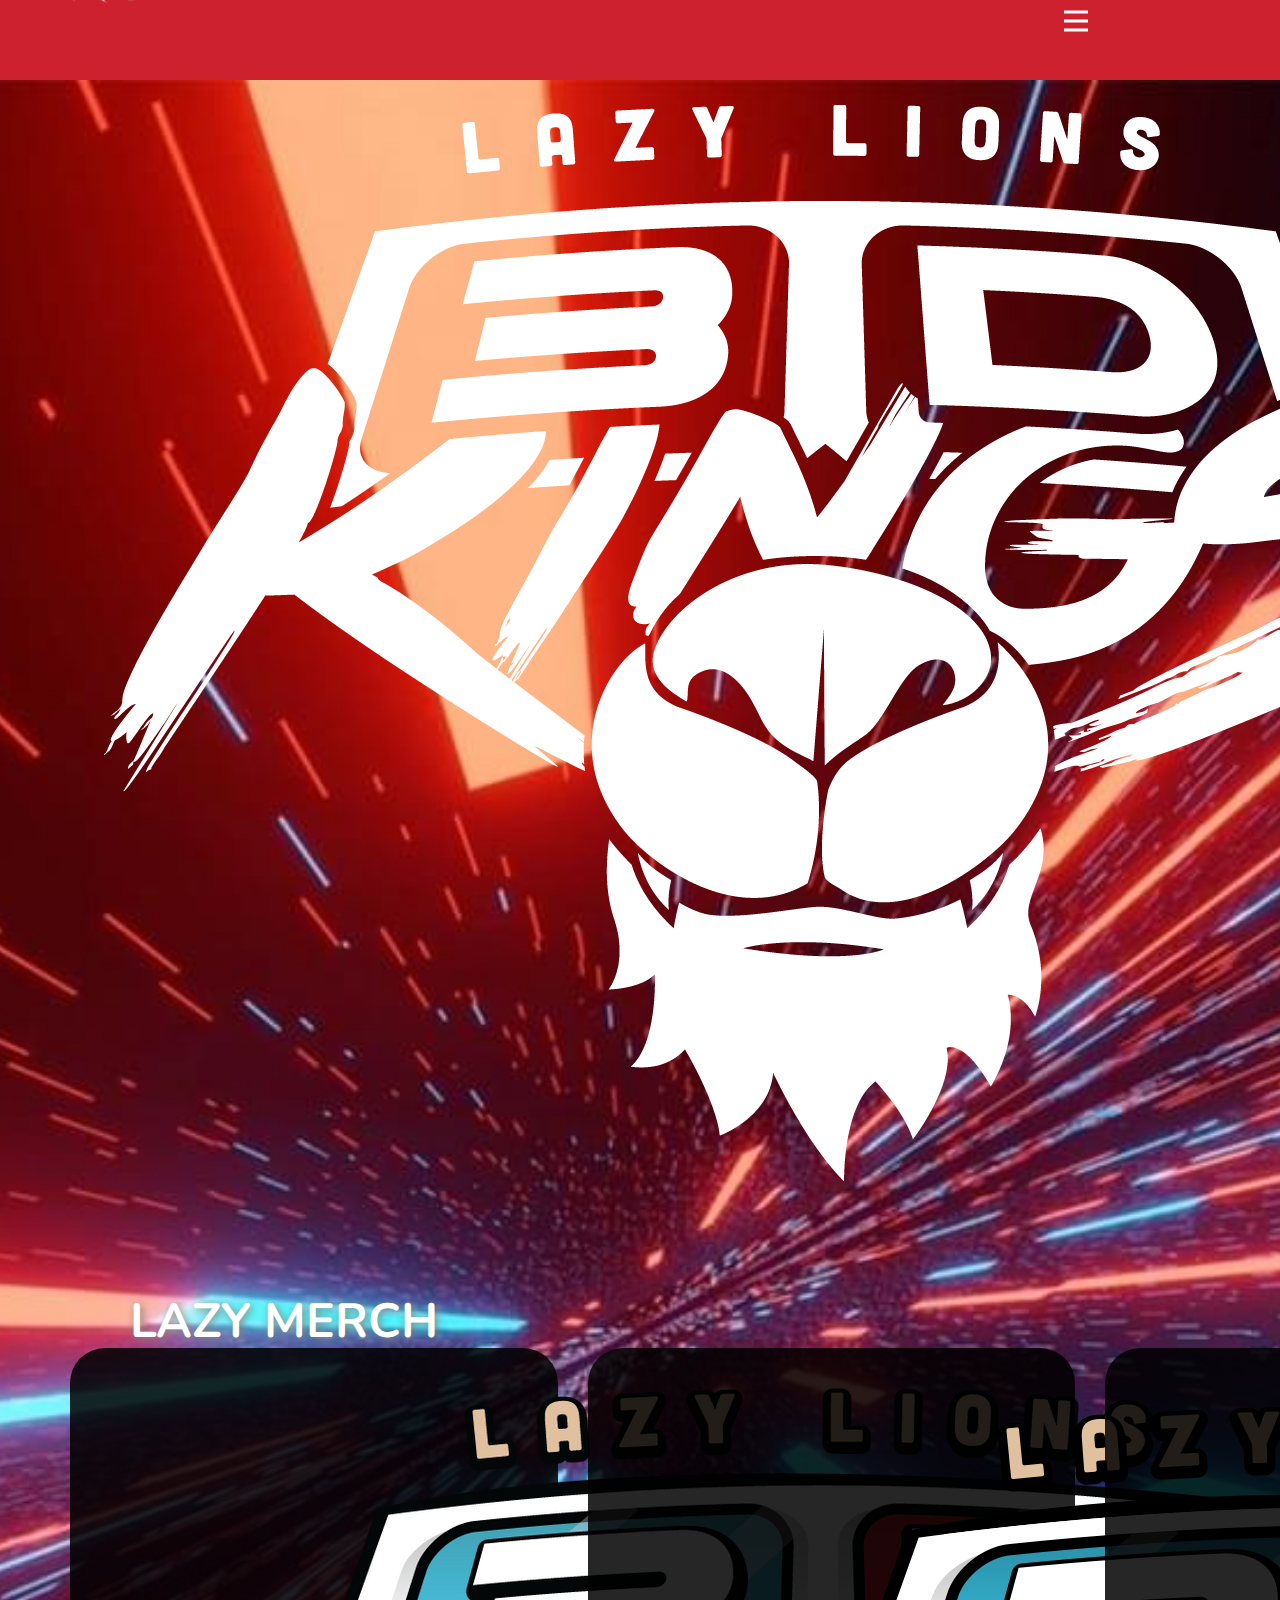
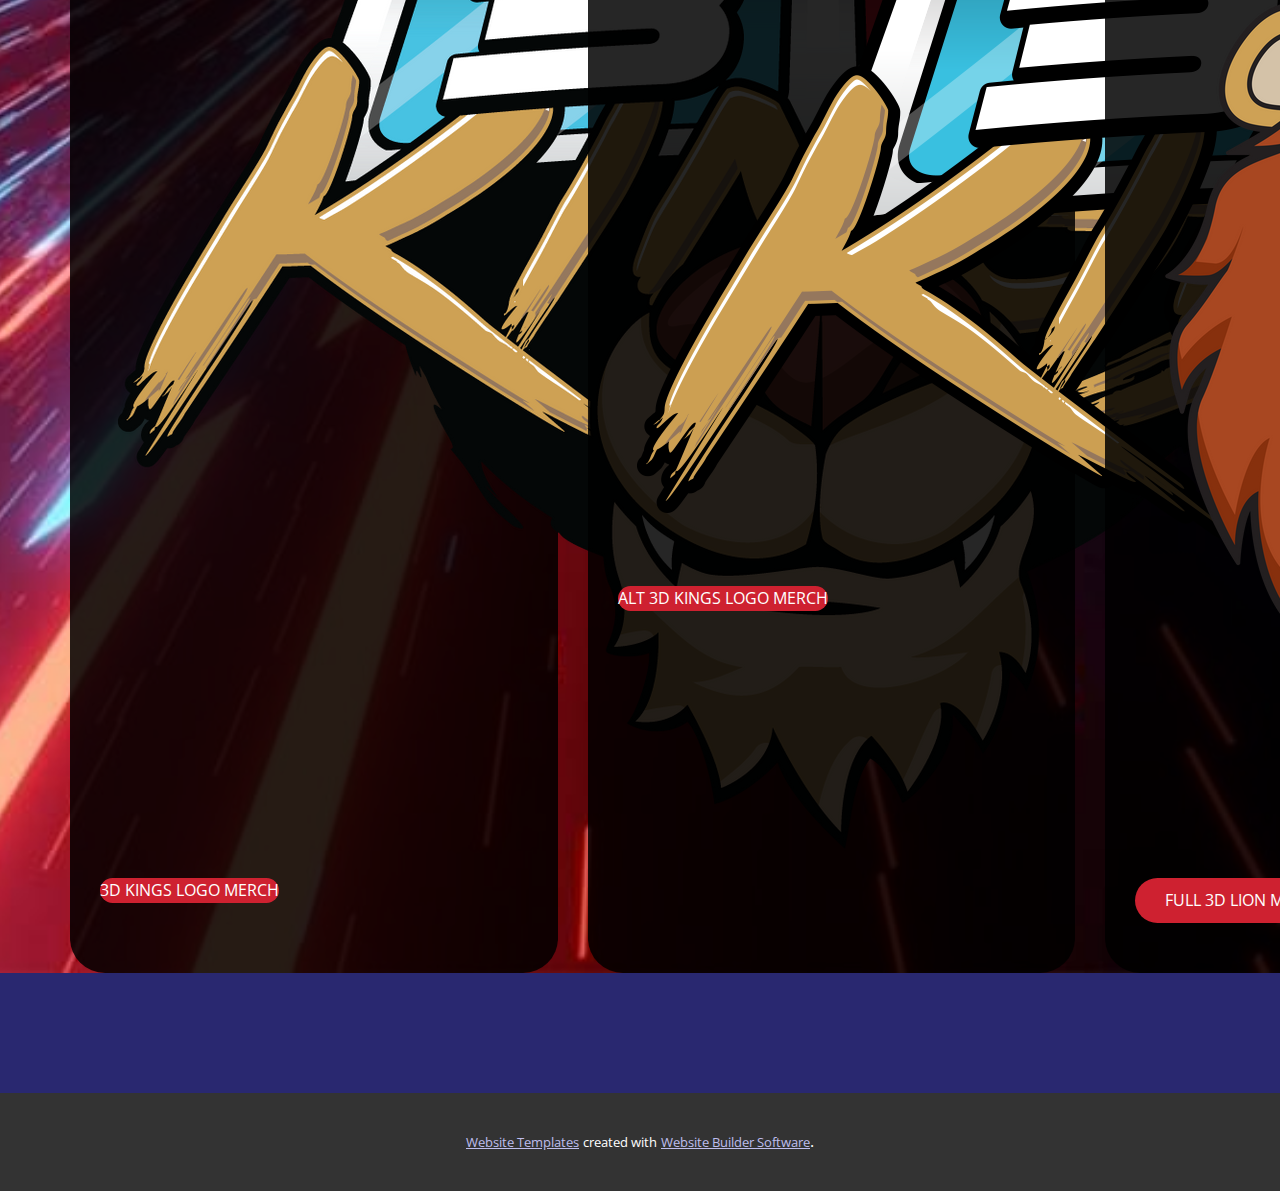
<file: Home-Page-1.html>
<!DOCTYPE html>
<html style="font-size: 16px;"><head>
    <meta name="viewport" content="width=device-width, initial-scale=1.0">
    <meta charset="utf-8">
    <meta name="keywords" content="Life, Live, Music">
    <meta name="description" content="">
    <title>Home Page 1</title>
    <link rel="stylesheet" href="nicepage.css" media="screen">
<link rel="stylesheet" href="Home-Page-1.css" media="screen">
    <script class="u-script" type="text/javascript" src="jquery-1.9.1.min.js" defer=""></script>
    <script class="u-script" type="text/javascript" src="nicepage.js" defer=""></script>
    <meta name="generator" content="Nicepage 4.13.8, nicepage.com">
    <link id="u-theme-google-font" rel="stylesheet" href="https://fonts.googleapis.com/css?family=Roboto:100,100i,300,300i,400,400i,500,500i,700,700i,900,900i|Open+Sans:300,300i,400,400i,500,500i,600,600i,700,700i,800,800i">
    <link id="u-page-google-font" rel="stylesheet" href="https://fonts.googleapis.com/css?family=Nunito:200,200i,300,300i,400,400i,500,500i,600,600i,700,700i,800,800i,900,900i">
    
    
    <script type="application/ld+json">{
		"@context": "http://schema.org",
		"@type": "Organization",
		"name": "",
		"logo": "images/3D-Kings-logo-variation-white.png"
}</script>
    <meta name="theme-color" content="#292870">
    <meta property="og:title" content="Home Page 1">
    <meta property="og:type" content="website">
  </head>
  <body class="u-body u-xl-mode"><header class="u-clearfix u-custom-color-1 u-header u-header" id="sec-a997"><div class="u-clearfix u-sheet u-sheet-1">
        <a href="https://3dkings.io" class="u-image u-logo u-image-1" data-image-width="1463" data-image-height="788" title="Home">
          <img src="images/3D-Kings-logo-variation-white.png" class="u-logo-image u-logo-image-1">
        </a>
        <nav class="u-align-left u-menu u-menu-dropdown u-offcanvas u-menu-1" data-responsive-from="XL">
          <div class="menu-collapse" style="font-size: 1rem; letter-spacing: 0px; font-weight: 700; text-transform: uppercase;" wfd-invisible="true">
            <a class="u-button-style u-custom-active-border-color u-custom-active-color u-custom-border u-custom-border-color u-custom-borders u-custom-hover-border-color u-custom-hover-color u-custom-left-right-menu-spacing u-custom-padding-bottom u-custom-text-active-color u-custom-text-color u-custom-text-hover-color u-custom-top-bottom-menu-spacing u-nav-link u-text-active-palette-1-base u-text-hover-palette-2-base" href="#">
              <svg class="u-svg-link" viewBox="0 0 24 24"><use xlink:href="#menu-hamburger"></use></svg>
              <svg class="u-svg-content" version="1.1" id="menu-hamburger" viewBox="0 0 16 16" x="0px" y="0px" xmlns:xlink="http://www.w3.org/1999/xlink" xmlns="http://www.w3.org/2000/svg"><g><rect y="1" width="16" height="2"></rect><rect y="7" width="16" height="2"></rect><rect y="13" width="16" height="2"></rect>
</g></svg>
            </a>
          </div>
          <div class="u-custom-menu u-nav-container" wfd-invisible="true">
            <ul class="u-nav u-spacing-30 u-unstyled u-nav-1"><li class="u-nav-item"><a class="u-border-2 u-border-active-palette-3-base u-border-hover-white u-border-no-left u-border-no-right u-border-no-top u-border-white u-button-style u-nav-link u-text-active-palette-3-base u-text-body-alt-color u-text-hover-white" href="https://3dkings.io" style="padding: 10px 0px;">Home</a>
</li><li class="u-nav-item"><a class="u-border-2 u-border-active-palette-3-base u-border-hover-white u-border-no-left u-border-no-right u-border-no-top u-border-white u-button-style u-nav-link u-text-active-palette-3-base u-text-body-alt-color u-text-hover-white" style="padding: 10px 0px;">Team</a>
</li></ul>
          </div>
          <div class="u-custom-menu u-nav-container-collapse" wfd-invisible="true">
            <div class="u-black u-container-style u-inner-container-layout u-opacity u-opacity-95 u-sidenav">
              <div class="u-inner-container-layout u-sidenav-overflow">
                <div class="u-menu-close"></div>
                <ul class="u-align-center u-nav u-popupmenu-items u-unstyled u-nav-2"><li class="u-nav-item"><a class="u-button-style u-nav-link" href="https://3dkings.io">Home</a>
</li><li class="u-nav-item"><a class="u-button-style u-nav-link">Team</a>
</li></ul>
              </div>
            </div>
            <div class="u-black u-menu-overlay u-opacity u-opacity-70" wfd-invisible="true"></div>
          </div>
        </nav>
      </div></header>
    <section class="u-align-center u-clearfix u-image u-section-1" id="sec-9b1f" data-image-width="1920" data-image-height="1077">
      <div class="u-clearfix u-sheet u-sheet-1">
        <img class="u-image u-image-contain u-image-default u-image-1" src="images/3D-Kings-main-logo-white.png" alt="" data-image-width="1463" data-image-height="1125">
        <h1 class="u-custom-font u-text u-text-body-alt-color u-text-default u-text-1">LAZY MERCH</h1>
        <div class="u-clearfix u-gutter-30 u-layout-wrap u-layout-wrap-1">
          <div class="u-gutter-0 u-layout">
            <div class="u-layout-row">
              <div class="u-size-60">
                <div class="u-layout-col">
                  <div class="u-size-60">
                    <div class="u-layout-row">
                      <div class="u-black u-container-style u-layout-cell u-left-cell u-opacity u-opacity-85 u-radius-35 u-size-20 u-layout-cell-1">
                        <div class="u-container-layout u-container-layout-1">
                          <img class="u-image u-image-default u-preserve-proportions u-image-2" src="images/3D-Kings-main-logo-fullcolor.png" alt="" data-image-width="1404" data-image-height="1080">
                          <a href="https://www.redbubble.com/shop/ap/114130000" class="u-active-custom-color-1 u-border-none u-btn u-btn-round u-button-style u-custom-color-1 u-custom-font u-hover-feature u-hover-palette-1-base u-radius-50 u-text-active-white u-text-body-alt-color u-text-hover-white u-btn-1" target="_blank"> 3D KINGS LOGO MERCH</a>
                        </div>
                      </div>
                      <div class="u-align-left u-black u-container-style u-layout-cell u-opacity u-opacity-85 u-radius-35 u-size-20 u-layout-cell-2">
                        <div class="u-container-layout u-container-layout-2">
                          <img class="u-image u-image-default u-preserve-proportions u-image-3" src="images/3D-Kings-logo-variation-fullcolor.png" alt="" data-image-width="1463" data-image-height="788">
                          <a href="https://www.redbubble.com/shop/ap/116091634" class="u-active-custom-color-1 u-border-none u-btn u-btn-round u-button-style u-custom-color-1 u-custom-font u-hover-feature u-hover-palette-1-base u-radius-50 u-text-active-white u-text-body-alt-color u-text-hover-white u-btn-2" target="_blank">ALT 3D KINGS LOGO MERCH</a>
                        </div>
                      </div>
                      <div class="u-align-left u-black u-container-style u-layout-cell u-opacity u-opacity-85 u-radius-35 u-size-20 u-layout-cell-3">
                        <div class="u-container-layout u-container-layout-3">
                          <img class="u-image u-image-default u-preserve-proportions u-image-4" src="images/3D-Kings-lion.png" alt="" data-image-width="864" data-image-height="1080">
                          <a href="https://www.redbubble.com/shop/ap/116094530" class="u-active-custom-color-1 u-border-none u-btn u-btn-round u-button-style u-custom-color-1 u-custom-font u-hover-feature u-hover-palette-1-base u-radius-50 u-text-active-white u-text-body-alt-color u-text-hover-white u-btn-3" target="_blank">FULL 3D LION MERCH</a>
                        </div>
                      </div>
                    </div>
                  </div>
                </div>
              </div>
            </div>
          </div>
        </div>
      </div>
      
      
      
    </section>
    
    
    <footer class="u-align-center u-clearfix u-footer u-palette-1-base u-footer" id="sec-6424"><div class="u-align-left u-clearfix u-sheet u-sheet-1"></div></footer>
    <section class="u-backlink u-clearfix u-grey-80">
      <a class="u-link" href="https://nicepage.com/website-templates" target="_blank">
        <span>Website Templates</span>
      </a>
      <p class="u-text">
        <span>created with</span>
      </p>
      <a class="u-link" href="" target="_blank">
        <span>Website Builder Software</span>
      </a>. 
    </section>
  
</body></html>
</file>
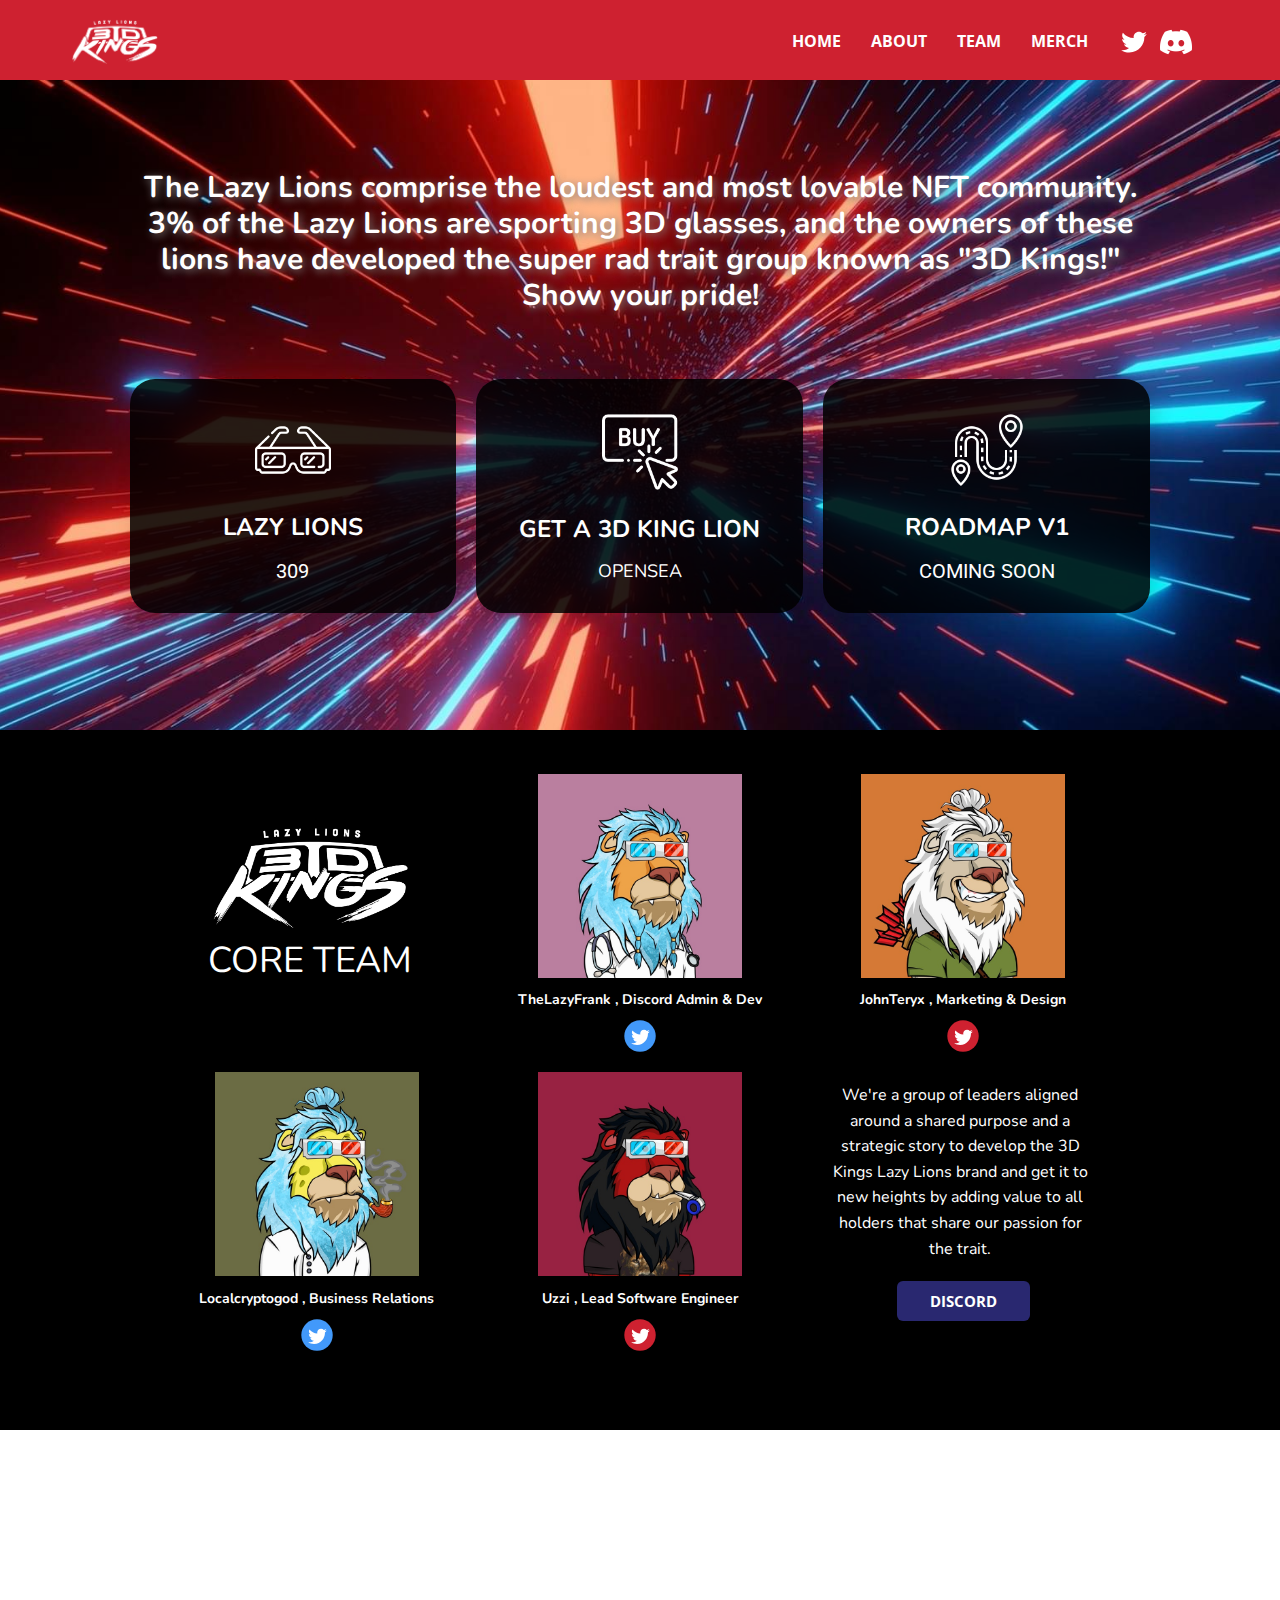
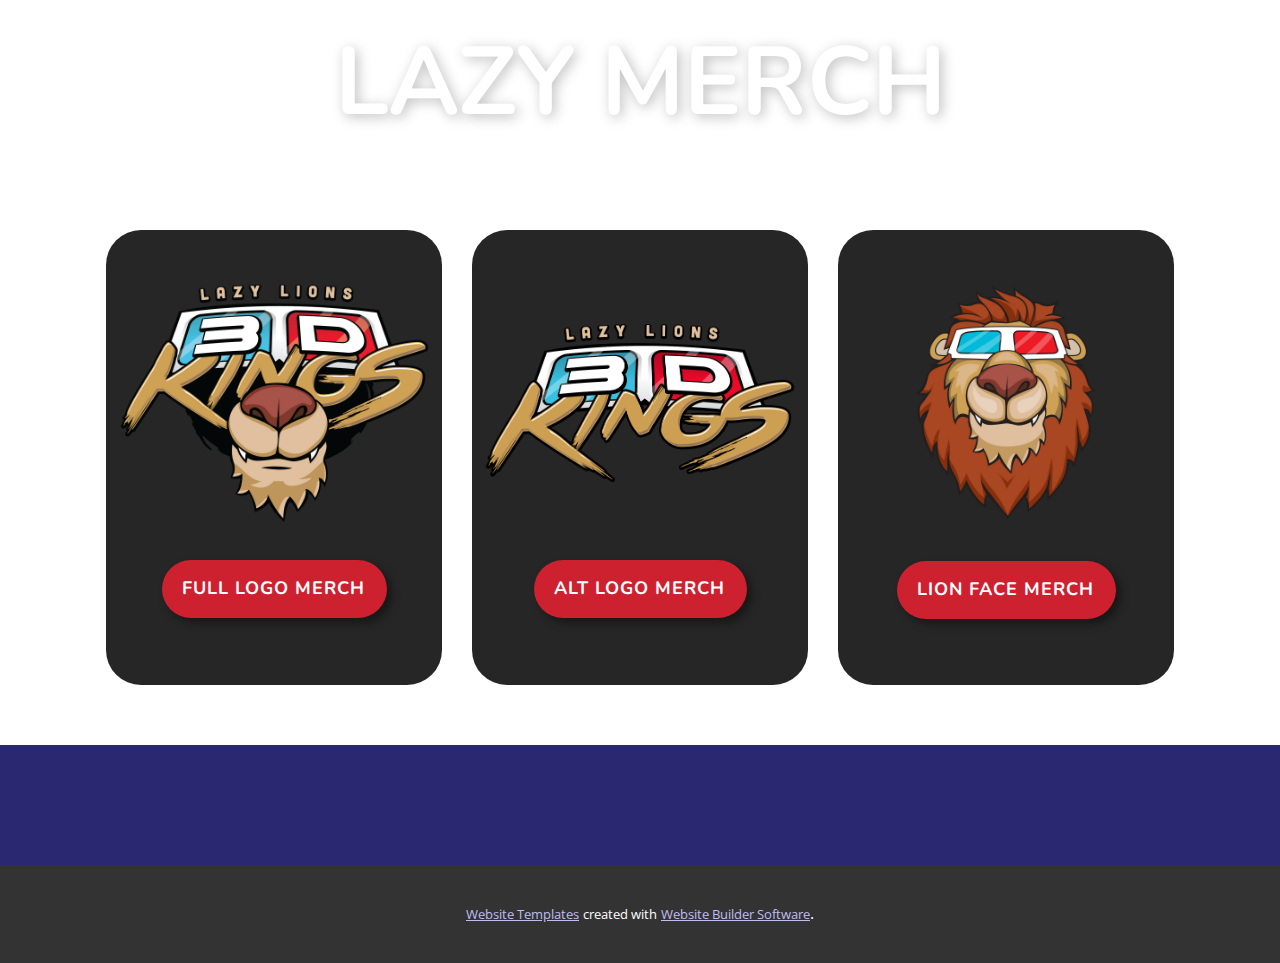
<file: store.html>
<!DOCTYPE html>
<html style="font-size: 16px;"><head>
    <meta name="viewport" content="width=device-width, initial-scale=1.0">
    <meta charset="utf-8">
    <meta name="keywords" content="Life, Live, Music">
    <meta name="description" content="">
    <title>Home Page 1</title>
    <link rel="stylesheet" href="nicepage.css" media="screen">
<link rel="stylesheet" href="Home-Page-1.css" media="screen">
    <script class="u-script" type="text/javascript" src="jquery-1.9.1.min.js" defer=""></script>
    <script class="u-script" type="text/javascript" src="nicepage.js" defer=""></script>
    <meta name="generator" content="Nicepage 4.13.8, nicepage.com">
    <link id="u-theme-google-font" rel="stylesheet" href="https://fonts.googleapis.com/css?family=Roboto:100,100i,300,300i,400,400i,500,500i,700,700i,900,900i|Open+Sans:300,300i,400,400i,500,500i,600,600i,700,700i,800,800i">
    <link id="u-page-google-font" rel="stylesheet" href="https://fonts.googleapis.com/css?family=Roboto:100,100i,300,300i,400,400i,500,500i,700,700i,900,900i|Nunito:200,200i,300,300i,400,400i,500,500i,600,600i,700,700i,800,800i,900,900i">
    
    
    
    
    <script type="application/ld+json">{
		"@context": "http://schema.org",
		"@type": "Organization",
		"name": "",
		"logo": "images/3D-Kings-logo-variation-white.png",
		"sameAs": [
				"https://twitter.com/3DKingsNFT",
				"https://discord.gg/THMWYZ2w"
		]
}</script>
    <meta name="theme-color" content="#292870">
    <meta name="twitter:site" content="@">
    <meta name="twitter:card" content="summary_large_image">
    <meta name="twitter:title" content="Home Page 1">
    <meta name="twitter:description" content="">
    <meta property="og:title" content="Home Page 1">
    <meta property="og:type" content="website">
  </head>
  <body data-home-page="https://website2386952.nicepage.io/Home-Page-1.html?version=b2bcf3d5-f781-4dab-8706-f079f953b857" data-home-page-title="Home Page 1" class="u-body u-xl-mode"><header class="u-clearfix u-custom-color-1 u-header u-header" id="sec-a997"><div class="u-clearfix u-sheet u-sheet-1">
        <nav class="u-hidden-lg u-hidden-xl u-menu u-menu-one-level u-offcanvas u-menu-1">
          <div class="menu-collapse" style="font-size: 1rem; letter-spacing: 0px; font-weight: 700; text-transform: uppercase;">
            <a class="u-button-style u-custom-active-border-color u-custom-active-color u-custom-border u-custom-border-color u-custom-borders u-custom-hover-border-color u-custom-hover-color u-custom-left-right-menu-spacing u-custom-padding-bottom u-custom-text-active-color u-custom-text-color u-custom-text-hover-color u-custom-text-shadow u-custom-text-shadow-blur u-custom-text-shadow-color u-custom-text-shadow-transparency u-custom-text-shadow-x u-custom-text-shadow-y u-custom-top-bottom-menu-spacing u-nav-link" href="#" style="padding: 4px; font-size: calc(1em + 8px);">
              <svg class="u-svg-link" viewBox="0 0 24 24"><use xlink:href="#svg-2d1c"></use></svg>
              <svg class="u-svg-content" version="1.1" id="svg-2d1c" viewBox="0 0 16 16" x="0px" y="0px" xmlns:xlink="http://www.w3.org/1999/xlink" xmlns="http://www.w3.org/2000/svg"><g><rect y="1" width="16" height="2"></rect><rect y="7" width="16" height="2"></rect><rect y="13" width="16" height="2"></rect>
</g></svg>
            </a>
          </div>
          <div class="u-custom-menu u-nav-container">
            <ul class="u-nav u-spacing-30 u-unstyled u-nav-1"><li class="u-nav-item"><a class="u-border-2 u-border-active-white u-border-hover-palette-2-light-3 u-border-no-left u-border-no-right u-border-no-top u-button-style u-nav-link u-text-hover-palette-2-light-3 u-text-white" href="/" style="padding: 10px 0px;">HOME</a>
</li><li class="u-nav-item"><a class="u-border-2 u-border-active-white u-border-hover-palette-2-light-3 u-border-no-left u-border-no-right u-border-no-top u-button-style u-nav-link u-text-hover-palette-2-light-3 u-text-white" href="#" style="padding: 10px 0px;">MERCH</a>
</li><li class="u-nav-item"><a class="u-border-2 u-border-active-white u-border-hover-palette-2-light-3 u-border-no-left u-border-no-right u-border-no-top u-button-style u-nav-link u-text-hover-palette-2-light-3 u-text-white" href="#" style="padding: 10px 0px;">TEAM</a>
</li><li class="u-nav-item"><a class="u-border-2 u-border-active-white u-border-hover-palette-2-light-3 u-border-no-left u-border-no-right u-border-no-top u-button-style u-nav-link u-text-hover-palette-2-light-3 u-text-white" href="https://twitter.com/3DKingsNFT" target="_blank" style="padding: 10px 0px;">TWITTER</a>
</li><li class="u-nav-item"><a class="u-border-2 u-border-active-white u-border-hover-palette-2-light-3 u-border-no-left u-border-no-right u-border-no-top u-button-style u-nav-link u-text-hover-palette-2-light-3 u-text-white" href="https://discord.gg/THMWYZ2w" target="_blank" style="padding: 10px 0px;">DISCORD</a>
</li></ul>
          </div>
          <div class="u-custom-menu u-nav-container-collapse">
            <div class="u-black u-container-style u-inner-container-layout u-opacity u-opacity-95 u-sidenav">
              <div class="u-inner-container-layout u-sidenav-overflow">
                <div class="u-menu-close"></div>
                <ul class="u-align-center u-nav u-popupmenu-items u-unstyled u-nav-2"><li class="u-nav-item"><a class="u-button-style u-nav-link" href="/">HOME</a>
</li><li class="u-nav-item"><a class="u-button-style u-nav-link" href="#">MERCH</a>
</li><li class="u-nav-item"><a class="u-button-style u-nav-link" href="#">TEAM</a>
</li><li class="u-nav-item"><a class="u-button-style u-nav-link" href="https://twitter.com/3DKingsNFT" target="_blank">TWITTER</a>
</li><li class="u-nav-item"><a class="u-button-style u-nav-link" href="https://discord.gg/THMWYZ2w" target="_blank">DISCORD</a>
</li></ul>
              </div>
            </div>
            <div class="u-black u-menu-overlay u-opacity u-opacity-70"></div>
          </div>
        </nav>
        <nav class="u-hidden-md u-hidden-sm u-hidden-xs u-menu u-menu-one-level u-offcanvas u-menu-2">
          <div class="menu-collapse" style="font-size: 1rem; letter-spacing: 0px; font-weight: 700; text-transform: uppercase;">
            <a class="u-button-style u-custom-active-border-color u-custom-active-color u-custom-border u-custom-border-color u-custom-borders u-custom-hover-border-color u-custom-hover-color u-custom-left-right-menu-spacing u-custom-padding-bottom u-custom-text-active-color u-custom-text-color u-custom-text-hover-color u-custom-text-shadow u-custom-text-shadow-blur u-custom-text-shadow-color u-custom-text-shadow-transparency u-custom-text-shadow-x u-custom-text-shadow-y u-custom-top-bottom-menu-spacing u-nav-link" href="#" style="padding: 4px; font-size: calc(1em + 8px);">
              <svg class="u-svg-link" viewBox="0 0 24 24"><use xlink:href="#svg-9549"></use></svg>
              <svg class="u-svg-content" version="1.1" id="svg-9549" viewBox="0 0 16 16" x="0px" y="0px" xmlns:xlink="http://www.w3.org/1999/xlink" xmlns="http://www.w3.org/2000/svg"><g><rect y="1" width="16" height="2"></rect><rect y="7" width="16" height="2"></rect><rect y="13" width="16" height="2"></rect>
</g></svg>
            </a>
          </div>
          <div class="u-custom-menu u-nav-container">
            <ul class="u-nav u-spacing-30 u-unstyled u-nav-3"><li class="u-nav-item"><a class="u-border-2 u-border-active-white u-border-hover-palette-2-light-3 u-border-no-left u-border-no-right u-border-no-top u-button-style u-nav-link u-text-hover-palette-2-light-3 u-text-white" href="/" style="padding: 10px 0px;">HOME</a>
</li><li class="u-nav-item"><a class="u-border-2 u-border-active-white u-border-hover-palette-2-light-3 u-border-no-left u-border-no-right u-border-no-top u-button-style u-nav-link u-text-hover-palette-2-light-3 u-text-white" href="#" style="padding: 10px 0px;">ABOUT</a>
</li><li class="u-nav-item"><a class="u-border-2 u-border-active-white u-border-hover-palette-2-light-3 u-border-no-left u-border-no-right u-border-no-top u-button-style u-nav-link u-text-hover-palette-2-light-3 u-text-white" href="#" style="padding: 10px 0px;">TEAM</a>
</li><li class="u-nav-item"><a class="u-border-2 u-border-active-white u-border-hover-palette-2-light-3 u-border-no-left u-border-no-right u-border-no-top u-button-style u-nav-link u-text-hover-palette-2-light-3 u-text-white" href="#" style="padding: 10px 0px;">MERCH</a>
</li></ul>
          </div>
          <div class="u-custom-menu u-nav-container-collapse">
            <div class="u-black u-container-style u-inner-container-layout u-opacity u-opacity-95 u-sidenav">
              <div class="u-inner-container-layout u-sidenav-overflow">
                <div class="u-menu-close"></div>
                <ul class="u-align-center u-nav u-popupmenu-items u-unstyled u-nav-4"><li class="u-nav-item"><a class="u-button-style u-nav-link" href="/">HOME</a>
</li><li class="u-nav-item"><a class="u-button-style u-nav-link" href="#">ABOUT</a>
</li><li class="u-nav-item"><a class="u-button-style u-nav-link" href="#">TEAM</a>
</li><li class="u-nav-item"><a class="u-button-style u-nav-link" href="#">MERCH</a>
</li></ul>
              </div>
            </div>
            <div class="u-black u-menu-overlay u-opacity u-opacity-70"></div>
          </div>
        </nav>
        <a href="https://3dkings.io" class="u-image u-logo u-image-1" data-image-width="1463" data-image-height="788" title="Home">
          <img src="images/3D-Kings-logo-variation-white.png" class="u-logo-image u-logo-image-1">
        </a>
        <div class="u-social-icons u-spacing-10 u-social-icons-1">
          <a class="u-social-url" title="twitter" target="_blank" href="https://twitter.com/3DKingsNFT"><span class="u-icon u-social-icon u-social-twitter u-text-white u-icon-1"><svg class="u-svg-link" preserveAspectRatio="xMidYMin slice" viewBox="0 0 112 112" style=""><use xlink:href="#svg-12cc"></use></svg><svg class="u-svg-content" viewBox="0 0 112 112" x="0" y="0" id="svg-12cc"><path fill="currentColor" d="M92.2,38.2c0,0.8,0,1.6,0,2.3c0,24.3-18.6,52.4-52.6,52.4c-10.6,0.1-20.2-2.9-28.5-8.2
	c1.4,0.2,2.9,0.2,4.4,0.2c8.7,0,16.7-2.9,23-7.9c-8.1-0.2-14.9-5.5-17.3-12.8c1.1,0.2,2.4,0.2,3.4,0.2c1.6,0,3.3-0.2,4.8-0.7
	c-8.4-1.6-14.9-9.2-14.9-18c0-0.2,0-0.2,0-0.2c2.5,1.4,5.4,2.2,8.4,2.3c-5-3.3-8.3-8.9-8.3-15.4c0-3.4,1-6.5,2.5-9.2
	c9.1,11.1,22.7,18.5,38,19.2c-0.2-1.4-0.4-2.8-0.4-4.3c0.1-10,8.3-18.2,18.5-18.2c5.4,0,10.1,2.2,13.5,5.7c4.3-0.8,8.1-2.3,11.7-4.5
	c-1.4,4.3-4.3,7.9-8.1,10.1c3.7-0.4,7.3-1.4,10.6-2.9C98.9,32.3,95.7,35.5,92.2,38.2z"></path></svg></span>
          </a>
          <a class="u-social-url" target="_blank" data-type="Custom" title="Discord" href="https://discord.gg/THMWYZ2w"><span class="u-file-icon u-icon u-social-custom u-social-icon u-text-white u-icon-2"><img src="images/5968898.png" alt=""></span>
          </a>
        </div>
      </div></header>
    <section class="skrollable skrollable-between u-align-center u-clearfix u-image u-parallax u-section-1" src="" id="carousel_fb23" data-image-width="1920" data-image-height="1077">
      <div class="u-clearfix u-sheet u-sheet-1">
        <h3 class="u-custom-font u-text u-text-body-alt-color u-text-1"> The Lazy Lions comprise the loudest and most lovable NFT community. 3% of the Lazy Lions are sporting 3D glasses, and the owners of these lions have developed the super rad trait group known as "3D Kings!" Show your pride! </h3>
        <div class="u-list u-list-1">
          <div class="u-repeater u-repeater-1">
            <div class="u-align-center u-black u-container-style u-hover-feature u-list-item u-opacity u-opacity-85 u-radius-25 u-repeater-item u-shape-round u-list-item-1">
              <div class="u-container-layout u-similar-container u-valign-bottom u-container-layout-1"><span class="u-custom-item u-file-icon u-icon u-text-white u-icon-1" data-animation-name="" data-animation-duration="0" data-animation-delay="0" data-animation-direction="" data-href="https://nicepage.com"><img src="images/7460460.png" alt=""></span>
                <p class="u-custom-font u-text u-text-default u-text-2" data-animation-name="" data-animation-duration="0" data-animation-delay="0" data-animation-direction="">LAZY LIONS</p>
                <h5 class="u-text u-text-default u-text-3"> 309</h5>
              </div>
            </div>
            <div class="u-align-center u-black u-container-style u-hover-feature u-list-item u-opacity u-opacity-85 u-radius-25 u-repeater-item u-shape-round u-list-item-2" data-href="https://opensea.io/collection/lazy-lions?search[stringTraits][0][name]=Eyes&amp;search[stringTraits][0][values][0]=3D%20Glasses&amp;search[sortAscending]=true&amp;search[sortBy]=PRICE" data-target="_blank">
              <div class="u-container-layout u-similar-container u-valign-bottom u-container-layout-2"><span class="u-custom-item u-file-icon u-hover-feature u-icon u-text-white u-icon-2" data-href="https://opensea.io/collection/lazy-lions?search[stringTraits][0][name]=Eyes&amp;search[stringTraits][0][values][0]=3D%20Glasses&amp;search[sortAscending]=true&amp;search[sortBy]=PRICE" data-target="_blank"><img src="images/478096.png" alt=""></span>
                <p class="u-custom-font u-text u-text-default u-text-4" data-animation-name="" data-animation-duration="0" data-animation-delay="0" data-animation-direction="">
                  <a class="u-active-none u-border-none u-btn u-button-link u-button-style u-hover-none u-none u-text-white u-btn-1" href="https://opensea.io/collection/lazy-lions?search[stringTraits][0][name]=Eyes&amp;search[stringTraits][0][values][0]=3D%20Glasses&amp;search[sortAscending]=true&amp;search[sortBy]=PRICE" target="_blank">GET A 3D KING LION</a>
                </p>
                <h5 class="u-custom-font u-text u-text-default u-text-5">
                  <a class="u-active-none u-border-none u-btn u-button-link u-button-style u-hover-none u-none u-text-white u-btn-2" href="https://opensea.io/collection/lazy-lions?search[stringTraits][0][name]=Eyes&amp;search[stringTraits][0][values][0]=3D%20Glasses&amp;search[sortAscending]=true&amp;search[sortBy]=PRICE">OPENSEA</a>
                </h5>
              </div>
            </div>
            <div class="u-align-center u-black u-container-style u-hover-feature u-list-item u-opacity u-opacity-85 u-radius-25 u-repeater-item u-shape-round u-list-item-3">
              <div class="u-container-layout u-similar-container u-valign-bottom u-container-layout-3"><span class="u-custom-item u-file-icon u-icon u-text-white u-icon-3" data-animation-name="" data-animation-duration="0" data-animation-delay="0" data-animation-direction="" data-href="https://nicepage.com"><img src="images/1912132.png" alt=""></span>
                <p class="u-custom-font u-text u-text-default u-text-6" data-animation-name="" data-animation-duration="0" data-animation-delay="0" data-animation-direction="">ROADMAP V1</p>
                <h5 class="u-text u-text-default u-text-7">COMING SOON</h5>
              </div>
            </div>
          </div>
        </div>
      </div>
      
      
      
      
    </section>
    <section class="skrollable u-align-center u-black u-clearfix u-section-2" id="carousel_3803">
      <div class="u-clearfix u-sheet u-valign-middle u-sheet-1">
        <div class="u-clearfix u-gutter-0 u-layout-wrap u-layout-wrap-1">
          <div class="u-layout">
            <div class="u-layout-col">
              <div class="u-size-30">
                <div class="u-layout-row">
                  <div class="u-container-style u-layout-cell u-left-cell u-size-20 u-layout-cell-1">
                    <div class="u-container-layout u-container-layout-1">
                      <div class="u-clearfix u-group-elements u-group-elements-1">
                        <img class="u-image u-image-1" src="images/3D-Kings-logo-variation-white.png" data-image-width="1463" data-image-height="788">
                        <h1 class="u-custom-font u-text u-text-1">
                          <span style="font-size: 2.25rem;">CORE TEAM</span>
                          <span style="font-weight: 700;"></span>
                        </h1>
                      </div>
                    </div>
                  </div>
                  <div class="u-container-style u-hover-feature u-layout-cell u-size-20 u-layout-cell-2">
                    <div class="u-container-layout u-container-layout-2">
                      <img src="images/franklion.jpeg" alt="" class="u-image u-image-default u-image-2" data-image-width="600" data-image-height="600">
                      <h6 class="u-align-center u-custom-font u-text u-text-2">
                        <span style="font-size: 0.875rem;"> TheLazyFrank&nbsp;, Discord Admin &amp; Dev</span>
                        <span style="font-size: 1rem;"></span>
                      </h6>
                      <div class="u-hover-feature u-social-icons u-spacing-10 u-social-icons-1">
                        <a class="u-social-url" title="twitter" target="_blank" href="https://twitter.com/TheLazyFrank"><span class="u-icon u-social-icon u-social-twitter u-text-custom-color-2 u-icon-1"><svg class="u-svg-link" preserveAspectRatio="xMidYMin slice" viewBox="0 0 112 112" style=""><use xlink:href="#svg-e72b"></use></svg><svg class="u-svg-content" viewBox="0 0 112 112" x="0" y="0" id="svg-e72b"><circle fill="currentColor" class="st0" cx="56.1" cy="56.1" r="55"></circle><path fill="#FFFFFF" d="M83.8,47.3c0,0.6,0,1.2,0,1.7c0,17.7-13.5,38.2-38.2,38.2C38,87.2,31,85,25,81.2c1,0.1,2.1,0.2,3.2,0.2
c6.3,0,12.1-2.1,16.7-5.7c-5.9-0.1-10.8-4-12.5-9.3c0.8,0.2,1.7,0.2,2.5,0.2c1.2,0,2.4-0.2,3.5-0.5c-6.1-1.2-10.8-6.7-10.8-13.1
c0-0.1,0-0.1,0-0.2c1.8,1,3.9,1.6,6.1,1.7c-3.6-2.4-6-6.5-6-11.2c0-2.5,0.7-4.8,1.8-6.7c6.6,8.1,16.5,13.5,27.6,14
c-0.2-1-0.3-2-0.3-3.1c0-7.4,6-13.4,13.4-13.4c3.9,0,7.3,1.6,9.8,4.2c3.1-0.6,5.9-1.7,8.5-3.3c-1,3.1-3.1,5.8-5.9,7.4
c2.7-0.3,5.3-1,7.7-2.1C88.7,43,86.4,45.4,83.8,47.3z"></path></svg></span>
                        </a>
                      </div>
                    </div>
                  </div>
                  <div class="u-container-style u-hover-feature u-layout-cell u-right-cell u-size-20 u-layout-cell-3">
                    <div class="u-container-layout u-container-layout-3">
                      <img src="images/johnlion.jpeg" alt="" class="u-align-center u-image u-image-default u-image-3" data-image-width="600" data-image-height="600">
                      <h6 class="u-align-center u-custom-font u-text u-text-3">
                        <span style="font-size: 0.875rem;"> JohnTeryx , Marketing &amp; Design</span>
                        <span style="font-size: 1rem;"></span>
                      </h6>
                      <div class="u-hover-feature u-social-icons u-spacing-10 u-social-icons-2">
                        <a class="u-social-url" title="twitter" target="_blank" href="https://twitter.com/johnteryx"><span class="u-icon u-social-icon u-social-twitter u-text-custom-color-1 u-icon-2"><svg class="u-svg-link" preserveAspectRatio="xMidYMin slice" viewBox="0 0 112 112" style=""><use xlink:href="#svg-7f59"></use></svg><svg class="u-svg-content" viewBox="0 0 112 112" x="0" y="0" id="svg-7f59"><circle fill="currentColor" class="st0" cx="56.1" cy="56.1" r="55"></circle><path fill="#FFFFFF" d="M83.8,47.3c0,0.6,0,1.2,0,1.7c0,17.7-13.5,38.2-38.2,38.2C38,87.2,31,85,25,81.2c1,0.1,2.1,0.2,3.2,0.2
c6.3,0,12.1-2.1,16.7-5.7c-5.9-0.1-10.8-4-12.5-9.3c0.8,0.2,1.7,0.2,2.5,0.2c1.2,0,2.4-0.2,3.5-0.5c-6.1-1.2-10.8-6.7-10.8-13.1
c0-0.1,0-0.1,0-0.2c1.8,1,3.9,1.6,6.1,1.7c-3.6-2.4-6-6.5-6-11.2c0-2.5,0.7-4.8,1.8-6.7c6.6,8.1,16.5,13.5,27.6,14
c-0.2-1-0.3-2-0.3-3.1c0-7.4,6-13.4,13.4-13.4c3.9,0,7.3,1.6,9.8,4.2c3.1-0.6,5.9-1.7,8.5-3.3c-1,3.1-3.1,5.8-5.9,7.4
c2.7-0.3,5.3-1,7.7-2.1C88.7,43,86.4,45.4,83.8,47.3z"></path></svg></span>
                        </a>
                      </div>
                    </div>
                  </div>
                </div>
              </div>
              <div class="u-size-30">
                <div class="u-layout-row">
                  <div class="u-container-style u-hover-feature u-layout-cell u-left-cell u-size-20 u-layout-cell-4">
                    <div class="u-container-layout u-container-layout-4">
                      <img src="images/cryptogod.jpeg" alt="" class="u-image u-image-default u-image-4" data-image-width="600" data-image-height="600">
                      <h6 class="u-align-center u-custom-font u-text u-text-4">
                        <span style="font-size: 0.875rem;"> Localcryptogod&nbsp;, Business Relations</span>
                        <span style="font-size: 1rem;"></span>
                      </h6>
                      <div class="u-hover-feature u-social-icons u-spacing-10 u-social-icons-3">
                        <a class="u-social-url" title="twitter" target="_blank" href="https://twitter.com/localcryptogod"><span class="u-icon u-social-icon u-social-twitter u-text-custom-color-2 u-icon-3"><svg class="u-svg-link" preserveAspectRatio="xMidYMin slice" viewBox="0 0 112 112" style=""><use xlink:href="#svg-4945"></use></svg><svg class="u-svg-content" viewBox="0 0 112 112" x="0" y="0" id="svg-4945"><circle fill="currentColor" class="st0" cx="56.1" cy="56.1" r="55"></circle><path fill="#FFFFFF" d="M83.8,47.3c0,0.6,0,1.2,0,1.7c0,17.7-13.5,38.2-38.2,38.2C38,87.2,31,85,25,81.2c1,0.1,2.1,0.2,3.2,0.2
c6.3,0,12.1-2.1,16.7-5.7c-5.9-0.1-10.8-4-12.5-9.3c0.8,0.2,1.7,0.2,2.5,0.2c1.2,0,2.4-0.2,3.5-0.5c-6.1-1.2-10.8-6.7-10.8-13.1
c0-0.1,0-0.1,0-0.2c1.8,1,3.9,1.6,6.1,1.7c-3.6-2.4-6-6.5-6-11.2c0-2.5,0.7-4.8,1.8-6.7c6.6,8.1,16.5,13.5,27.6,14
c-0.2-1-0.3-2-0.3-3.1c0-7.4,6-13.4,13.4-13.4c3.9,0,7.3,1.6,9.8,4.2c3.1-0.6,5.9-1.7,8.5-3.3c-1,3.1-3.1,5.8-5.9,7.4
c2.7-0.3,5.3-1,7.7-2.1C88.7,43,86.4,45.4,83.8,47.3z"></path></svg></span>
                        </a>
                      </div>
                    </div>
                  </div>
                  <div class="u-container-style u-hover-feature u-layout-cell u-size-20 u-layout-cell-5">
                    <div class="u-container-layout u-container-layout-5">
                      <img src="images/uzzilion.jpeg" alt="" class="u-image u-image-default u-image-5" data-image-width="600" data-image-height="600">
                      <h6 class="u-align-center u-custom-font u-text u-text-5">
                        <span style="font-size: 0.875rem;"> Uzzi , Lead Software Engineer</span>
                      </h6>
                      <div class="u-hover-feature u-social-icons u-spacing-10 u-social-icons-4">
                        <a class="u-social-url" title="twitter" target="_blank" href="https://twitter.com/rafaeluzzi"><span class="u-icon u-social-icon u-social-twitter u-text-custom-color-1 u-icon-4"><svg class="u-svg-link" preserveAspectRatio="xMidYMin slice" viewBox="0 0 112 112" style=""><use xlink:href="#svg-e569"></use></svg><svg class="u-svg-content" viewBox="0 0 112 112" x="0" y="0" id="svg-e569"><circle fill="currentColor" class="st0" cx="56.1" cy="56.1" r="55"></circle><path fill="#FFFFFF" d="M83.8,47.3c0,0.6,0,1.2,0,1.7c0,17.7-13.5,38.2-38.2,38.2C38,87.2,31,85,25,81.2c1,0.1,2.1,0.2,3.2,0.2
c6.3,0,12.1-2.1,16.7-5.7c-5.9-0.1-10.8-4-12.5-9.3c0.8,0.2,1.7,0.2,2.5,0.2c1.2,0,2.4-0.2,3.5-0.5c-6.1-1.2-10.8-6.7-10.8-13.1
c0-0.1,0-0.1,0-0.2c1.8,1,3.9,1.6,6.1,1.7c-3.6-2.4-6-6.5-6-11.2c0-2.5,0.7-4.8,1.8-6.7c6.6,8.1,16.5,13.5,27.6,14
c-0.2-1-0.3-2-0.3-3.1c0-7.4,6-13.4,13.4-13.4c3.9,0,7.3,1.6,9.8,4.2c3.1-0.6,5.9-1.7,8.5-3.3c-1,3.1-3.1,5.8-5.9,7.4
c2.7-0.3,5.3-1,7.7-2.1C88.7,43,86.4,45.4,83.8,47.3z"></path></svg></span>
                        </a>
                      </div>
                    </div>
                  </div>
                  <div class="u-align-center u-container-style u-layout-cell u-right-cell u-size-20 u-layout-cell-6">
                    <div class="u-container-layout u-container-layout-6">
                      <p class="u-custom-font u-text u-text-6">We're a group of leaders&nbsp;aligned  around a shared purpose and a strategic story to develop the 3D Kings Lazy Lions brand and get it to new heights by adding value to all holders that share our passion for the trait.<br>
                      </p>
                      <a href="https://nicepage.com/k/flask-html-templates" class="u-btn u-btn-round u-button-style u-hover-palette-1-light-1 u-palette-1-base u-radius-6 u-btn-1">DISCORD</a>
                    </div>
                  </div>
                </div>
              </div>
            </div>
          </div>
        </div>
      </div>
      
      
      
      
      
      
      
      
      
    </section>
    <section class="skrollable u-align-center u-clearfix u-image u-parallax u-section-3" id="sec-9b1f" data-image-width="1920" data-image-height="1077">
      <div class="u-clearfix u-sheet u-sheet-1">
        <img class="u-image u-image-contain u-image-default u-image-1" src="images/3D-Kings-main-logo-white.png" alt="" data-image-width="1463" data-image-height="1125">
        <h1 class="u-custom-font u-text u-text-body-alt-color u-text-default u-text-1">LAZY MERCH</h1>
        <div class="u-clearfix u-expanded-width-xs u-gutter-30 u-layout-wrap u-layout-wrap-1">
          <div class="u-gutter-0 u-layout">
            <div class="u-layout-row">
              <div class="u-size-60">
                <div class="u-layout-col">
                  <div class="u-size-60">
                    <div class="u-layout-row">
                      <div class="u-black u-container-style u-layout-cell u-left-cell u-opacity u-opacity-85 u-radius-35 u-size-20 u-layout-cell-1">
                        <div class="u-container-layout u-container-layout-1">
                          <img class="u-align-center-sm u-align-center-xs u-expanded-width-md u-image u-image-default u-preserve-proportions u-image-2" src="images/3D-Kings-main-logo-fullcolor.png" alt="" data-image-width="1404" data-image-height="1080">
                          <a href="https://www.redbubble.com/shop/ap/114130000" class="u-active-custom-color-1 u-align-center-sm u-align-center-xs u-border-none u-btn u-btn-round u-button-style u-custom-color-1 u-custom-font u-hover-feature u-hover-palette-1-base u-radius-50 u-text-active-white u-text-body-alt-color u-text-hover-white u-btn-1" target="_blank"> FULL LOGO MERCH</a>
                        </div>
                      </div>
                      <div class="u-align-left u-black u-container-style u-layout-cell u-opacity u-opacity-85 u-radius-35 u-size-20 u-layout-cell-2">
                        <div class="u-container-layout u-valign-bottom-xs u-container-layout-2">
                          <img class="u-image u-image-default u-preserve-proportions u-image-3" src="images/3D-Kings-logo-variation-fullcolor.png" alt="" data-image-width="1463" data-image-height="788">
                          <a href="https://www.redbubble.com/shop/ap/116091634" class="u-active-custom-color-1 u-align-center-sm u-align-center-xs u-border-none u-btn u-btn-round u-button-style u-custom-color-1 u-custom-font u-hover-feature u-hover-palette-1-base u-radius-50 u-text-active-white u-text-body-alt-color u-text-hover-white u-btn-2" target="_blank">ALT LOGO MERCH</a>
                        </div>
                      </div>
                      <div class="u-align-left u-black u-container-style u-layout-cell u-opacity u-opacity-85 u-radius-35 u-size-20 u-layout-cell-3">
                        <div class="u-container-layout u-container-layout-3">
                          <img class="u-image u-image-default u-preserve-proportions u-image-4" src="images/3D-Kings-lion.png" alt="" data-image-width="864" data-image-height="1080">
                          <a href="https://www.redbubble.com/shop/ap/116094530" class="u-active-custom-color-1 u-border-none u-btn u-btn-round u-button-style u-custom-color-1 u-custom-font u-hover-feature u-hover-palette-1-base u-radius-50 u-text-active-white u-text-body-alt-color u-text-hover-white u-btn-3" target="_blank">LION FACE MERCH</a>
                        </div>
                      </div>
                    </div>
                  </div>
                </div>
              </div>
            </div>
          </div>
        </div>
      </div>
      
      
      
    </section>
    
    
    <footer class="u-align-center u-clearfix u-footer u-palette-1-base u-footer" id="sec-6424"><div class="u-align-left u-clearfix u-sheet u-sheet-1"></div></footer>
    <section class="u-backlink u-clearfix u-grey-80">
      <a class="u-link" href="https://nicepage.com/website-templates" target="_blank">
        <span>Website Templates</span>
      </a>
      <p class="u-text">
        <span>created with</span>
      </p>
      <a class="u-link" href="" target="_blank">
        <span>Website Builder Software</span>
      </a>. 
    </section>
  
</body></html>
</file>
